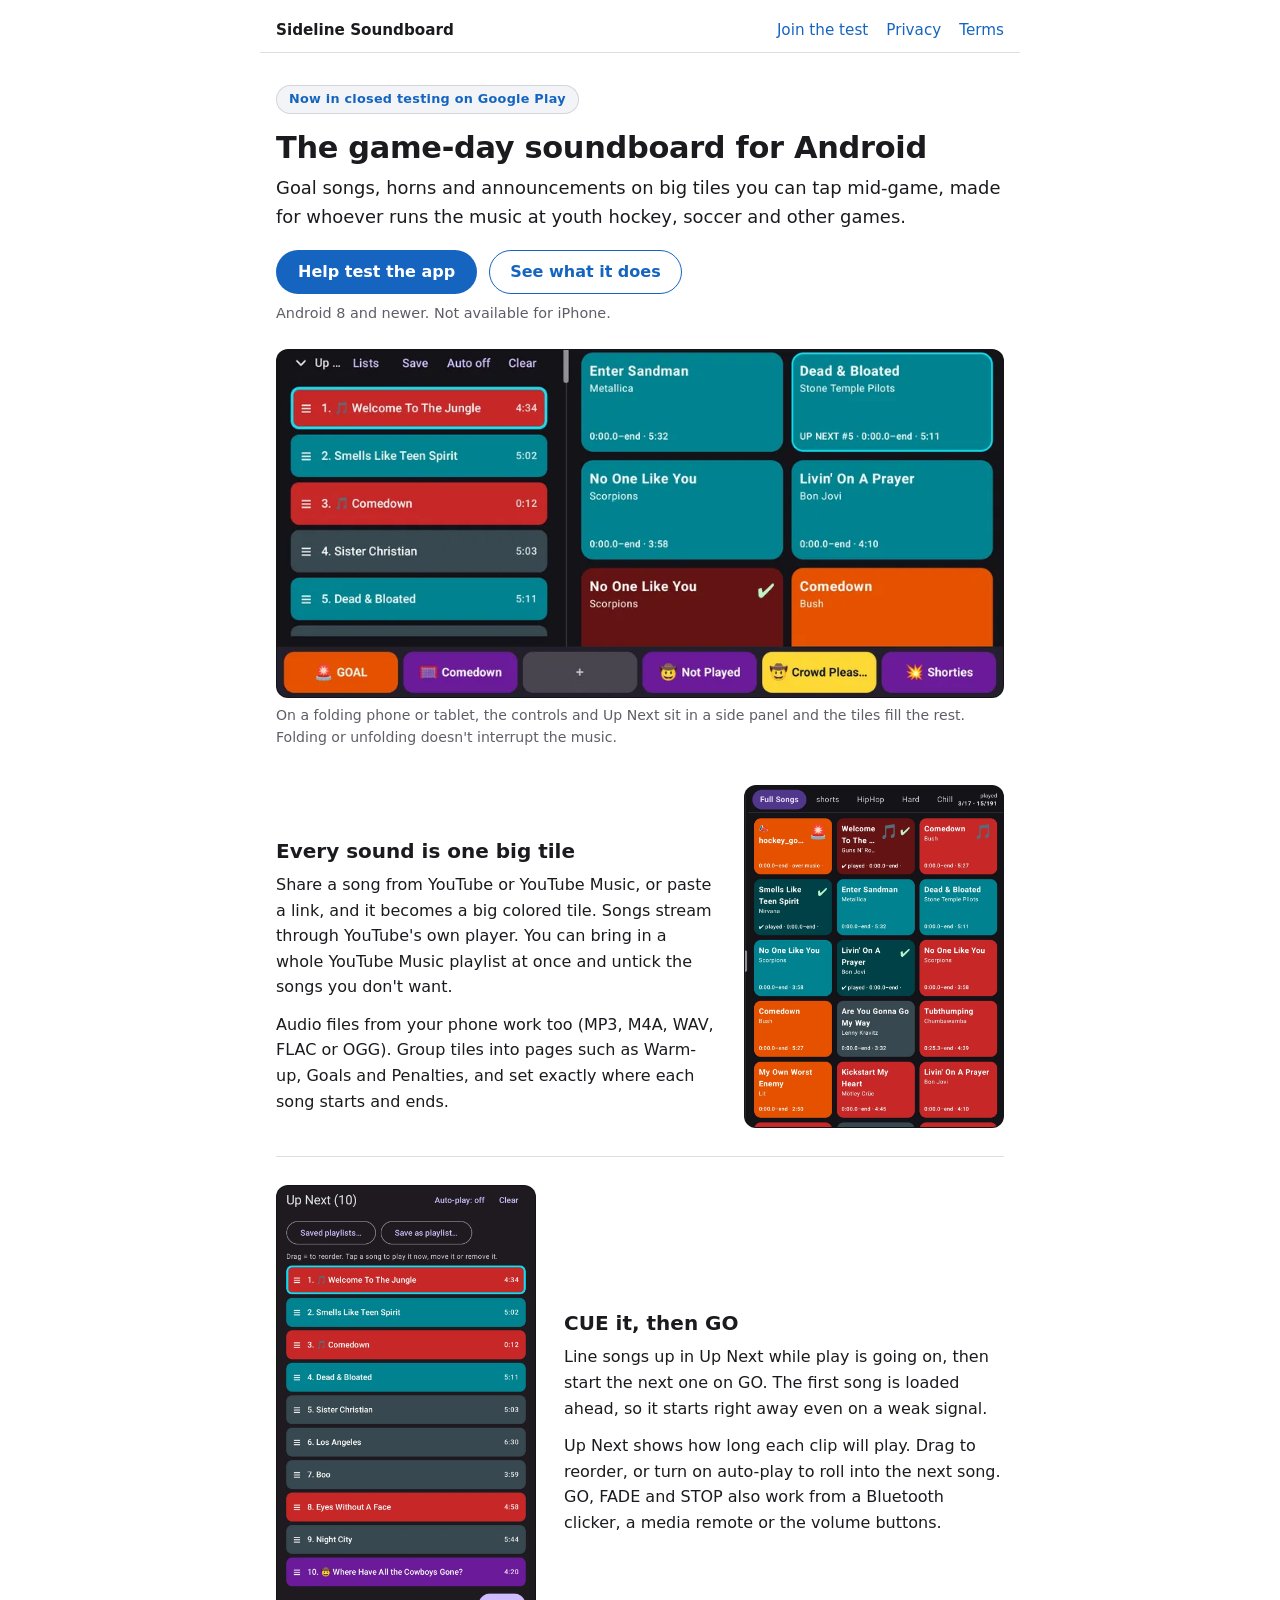
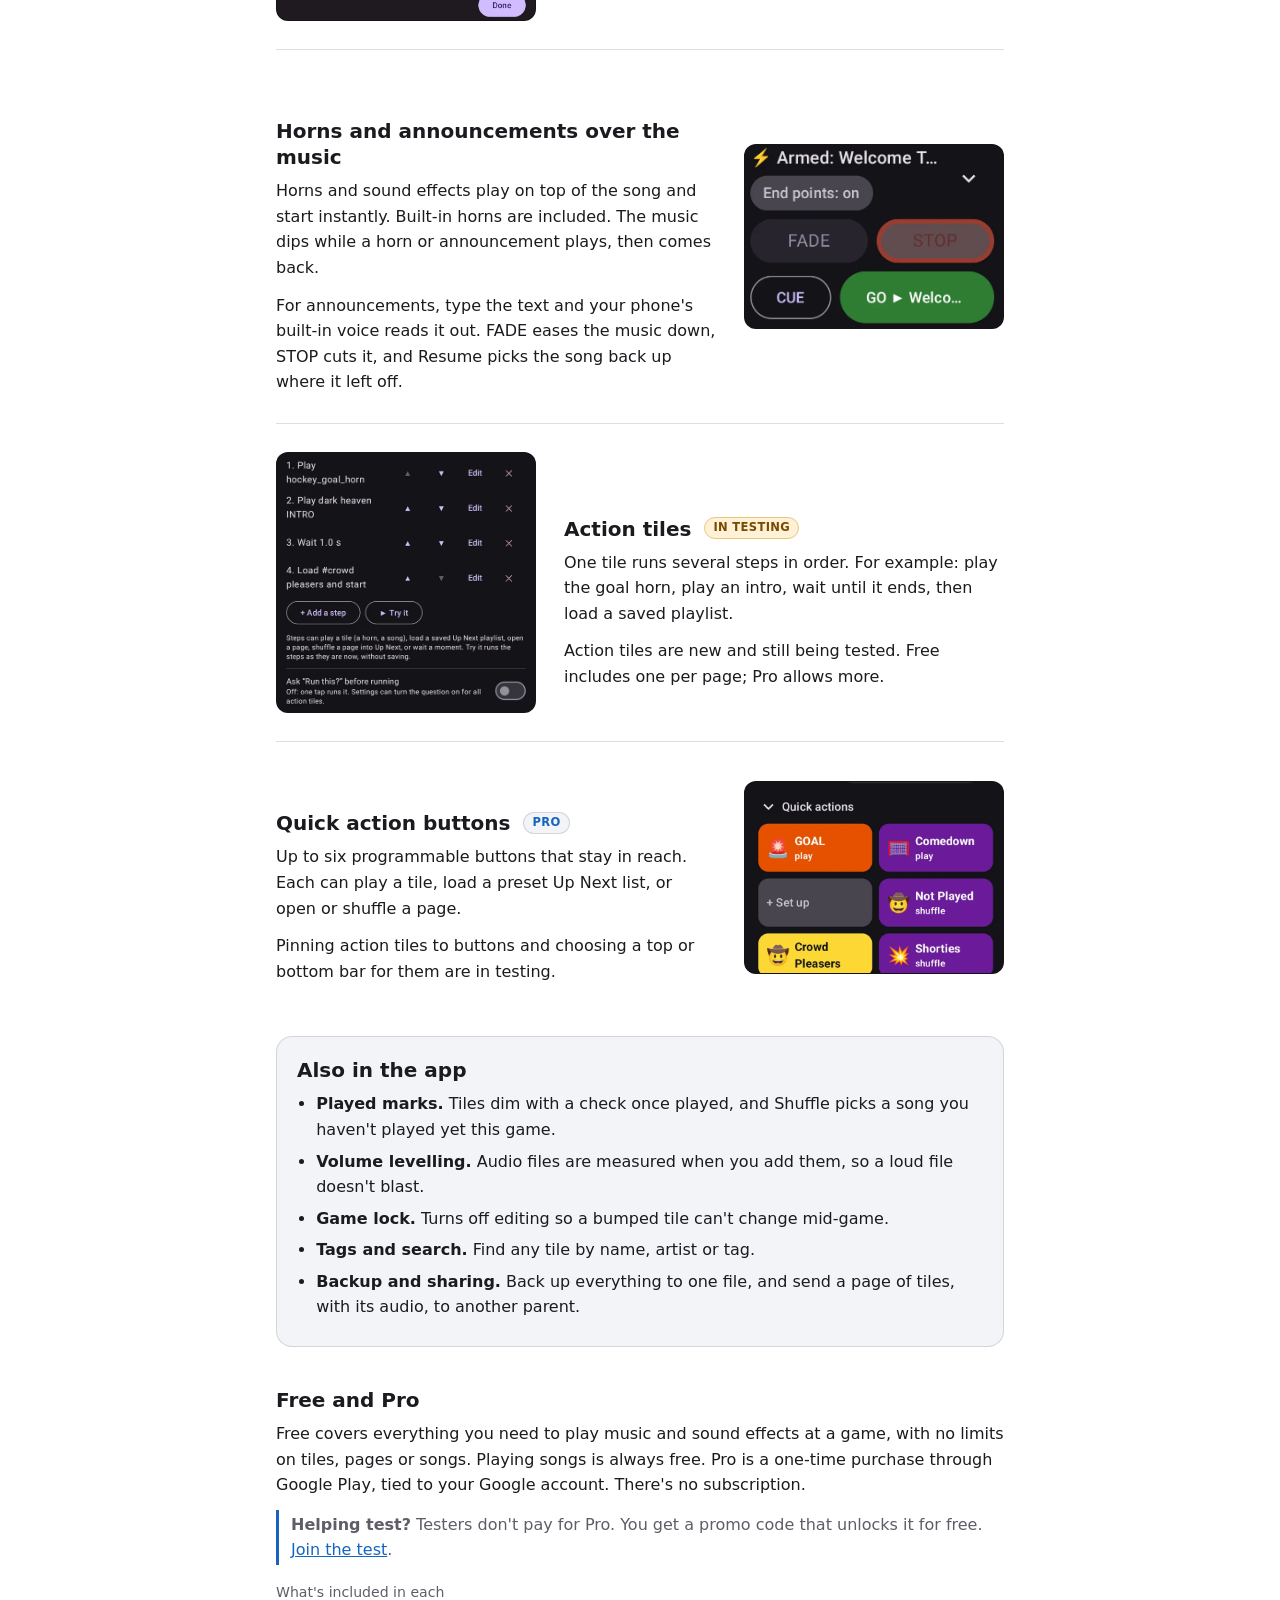
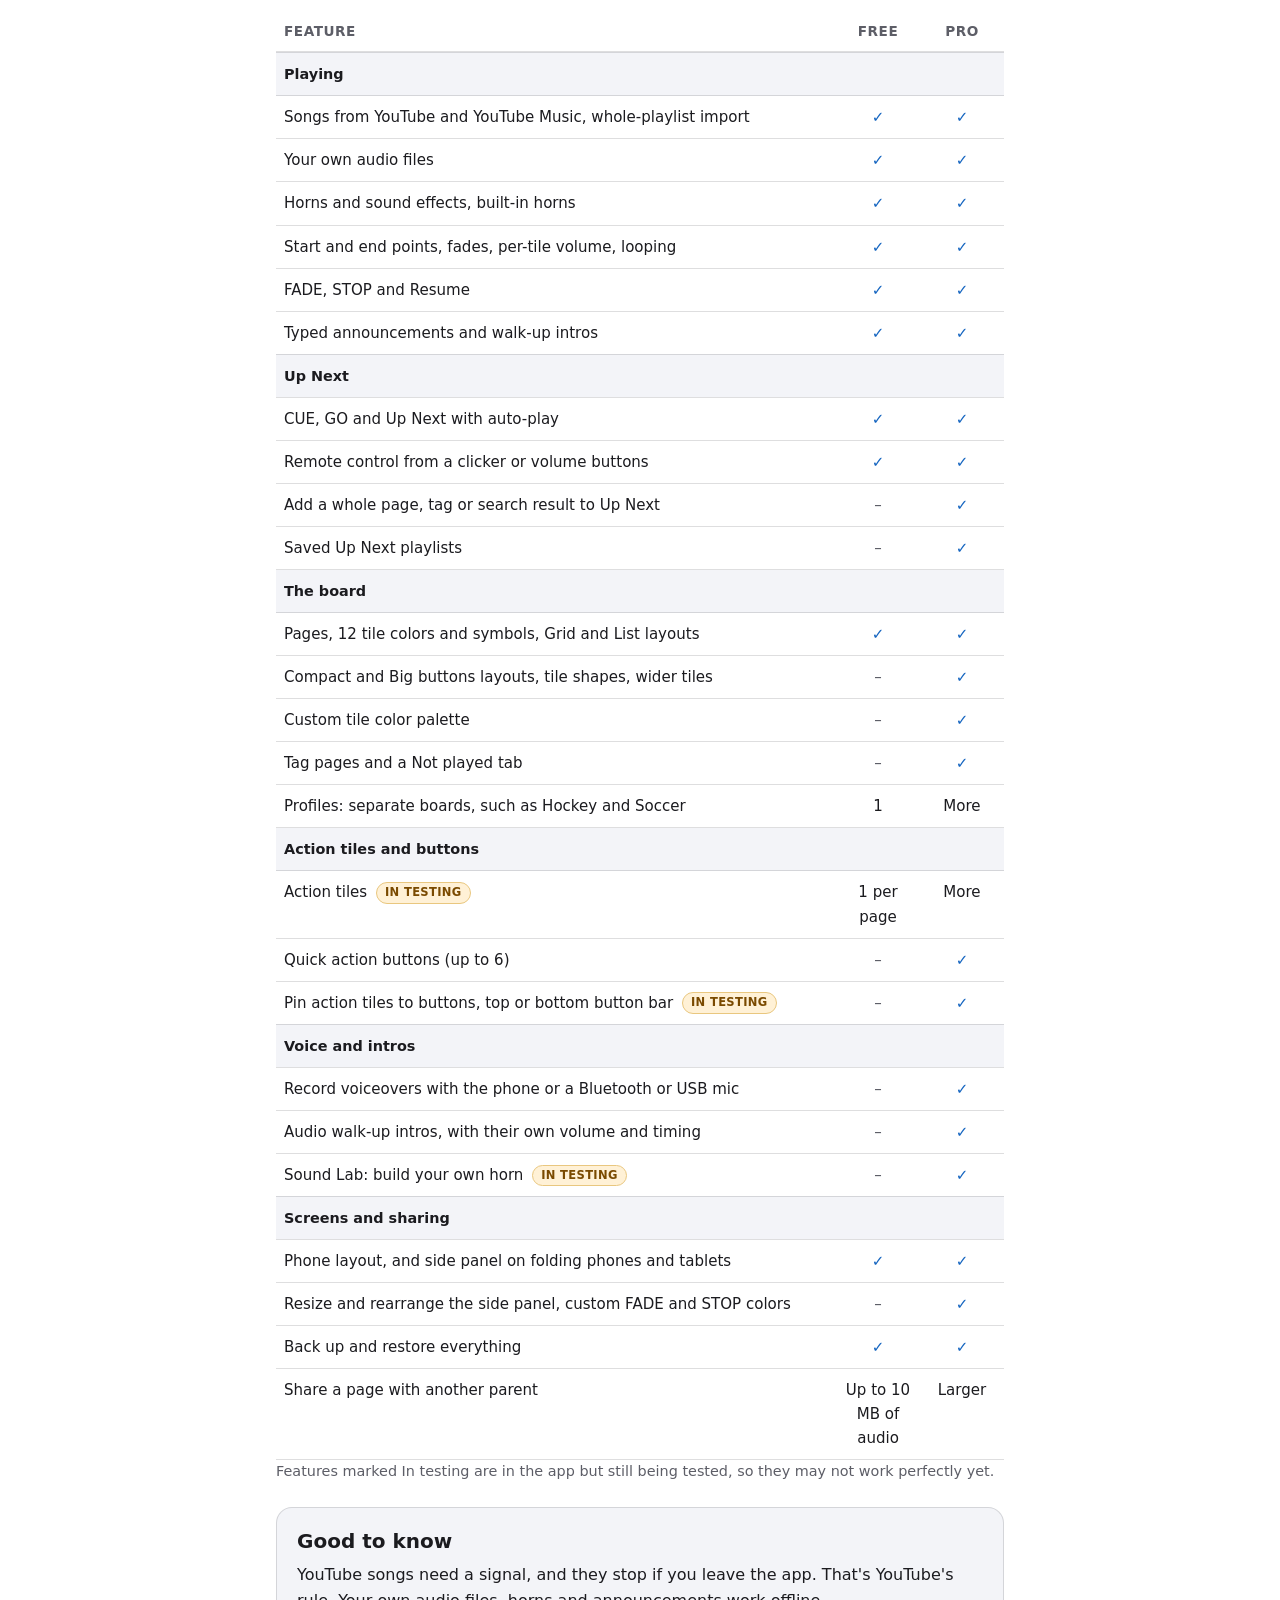
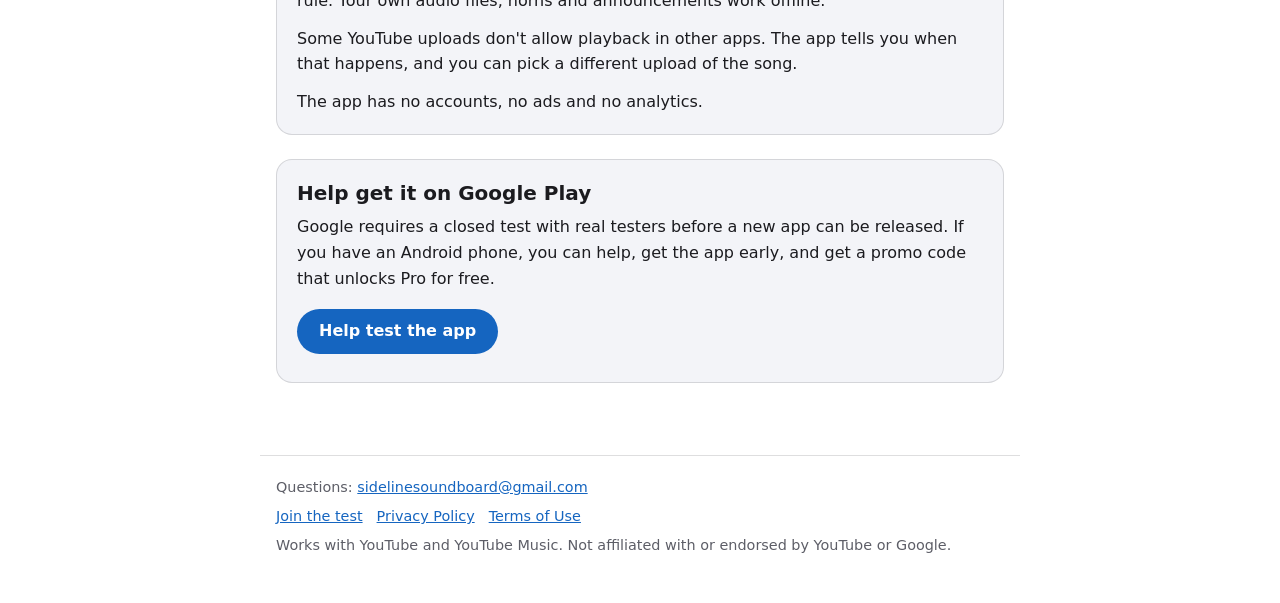
<file: index.html>
<!doctype html>
<html lang="en">
<head>
<meta charset="utf-8">
<meta name="viewport" content="width=device-width,initial-scale=1">
<title>Sideline Soundboard: game-day soundboard for Android</title>
<meta name="description" content="Goal songs, horns and announcements on big tiles you can tap mid-game. A soundboard for the person running the music at youth hockey, soccer and other games. Android 8 and newer.">
<link rel="canonical" href="https://frostcall.github.io/sideline-soundboard/">
<meta property="og:type" content="website">
<meta property="og:site_name" content="Sideline Soundboard">
<meta property="og:title" content="Sideline Soundboard: game-day soundboard for Android">
<meta property="og:description" content="Goal songs, horns and announcements on big tiles you can tap mid-game. Help test it before it goes on Google Play.">
<meta property="og:url" content="https://frostcall.github.io/sideline-soundboard/">
<meta property="og:image" content="https://frostcall.github.io/sideline-soundboard/img/og.png">
<meta property="og:image:width" content="1200">
<meta property="og:image:height" content="630">
<meta property="og:image:alt" content="Sideline Soundboard on a folding phone: an Up Next list beside colored song tiles, with quick action buttons along the bottom">
<link rel="stylesheet" href="style.css">
</head>
<body>
<nav class="site-nav" aria-label="Site">
  <a class="brand" href="./" aria-current="page">Sideline Soundboard</a>
  <a href="testers">Join the test</a>
  <a href="privacy">Privacy</a>
  <a href="terms">Terms</a>
</nav>

<main>
<section class="hero">
  <span class="badge">Now in closed testing on Google Play</span>
  <h1>The game-day soundboard for Android</h1>
  <p class="lede">Goal songs, horns and announcements on big tiles you can tap mid-game, made for whoever runs the music at youth hockey, soccer and other games.</p>
  <div class="actions">
    <a class="cta" href="testers">Help test the app</a>
    <a class="btn-secondary" href="#features">See what it does</a>
  </div>
  <p class="small">Android 8 and newer. Not available for iPhone.</p>
  <figure class="hero-shot">
    <img class="shot" src="img/fold.webp" width="900" height="429" fetchpriority="high" alt="Sideline Soundboard on a folding phone: the Up Next list on the left, colored song tiles on the right, and quick action buttons for GOAL, Comedown and shuffles along the bottom">
    <figcaption>On a folding phone or tablet, the controls and Up Next sit in a side panel and the tiles fill the rest. Folding or unfolding doesn't interrupt the music.</figcaption>
  </figure>
</section>

<section id="features" class="features" aria-label="Features">
  <article class="feature">
    <div>
      <h2>Every sound is one big tile</h2>
      <p>Share a song from YouTube or YouTube Music, or paste a link, and it becomes a big colored tile. Songs stream through YouTube's own player. You can bring in a whole YouTube Music playlist at once and untick the songs you don't want.</p>
      <p>Audio files from your phone work too (MP3, M4A, WAV, FLAC or OGG). Group tiles into pages such as Warm-up, Goals and Penalties, and set exactly where each song starts and ends.</p>
    </div>
    <figure>
      <img class="shot" src="img/tiles.webp" width="900" height="1190" loading="lazy" decoding="async" alt="A page of colored song tiles, each showing the song title, artist and clip length, with page tabs across the top">
    </figure>
  </article>

  <article class="feature">
    <div>
      <h2>CUE it, then GO</h2>
      <p>Line songs up in Up Next while play is going on, then start the next one on GO. The first song is loaded ahead, so it starts right away even on a weak signal.</p>
      <p>Up Next shows how long each clip will play. Drag to reorder, or turn on auto-play to roll into the next song. GO, FADE and STOP also work from a Bluetooth clicker, a media remote or the volume buttons.</p>
    </div>
    <figure>
      <img class="shot" src="img/up-next.webp" width="900" height="1516" loading="lazy" decoding="async" alt="The Up Next list with ten songs in order, each with its play length on the right">
    </figure>
  </article>

  <article class="feature">
    <div>
      <h2>Horns and announcements over the music</h2>
      <p>Horns and sound effects play on top of the song and start instantly. Built-in horns are included. The music dips while a horn or announcement plays, then comes back.</p>
      <p>For announcements, type the text and your phone's built-in voice reads it out. FADE eases the music down, STOP cuts it, and Resume picks the song back up where it left off.</p>
    </div>
    <figure>
      <img class="shot" src="img/controls.webp" width="584" height="413" loading="lazy" decoding="async" alt="Playback controls: FADE and STOP buttons, and CUE and GO buttons with the next song armed">
    </figure>
  </article>

  <article class="feature">
    <div>
      <h2>Action tiles <span class="pill testing">In testing</span></h2>
      <p>One tile runs several steps in order. For example: play the goal horn, play an intro, wait until it ends, then load a saved playlist.</p>
      <p>Action tiles are new and still being tested. Free includes one per page; Pro allows more.</p>
    </div>
    <figure>
      <img class="shot" src="img/action-tiles.webp" width="560" height="563" loading="lazy" decoding="async" alt="An action tile's steps: play the goal horn, play an intro song, wait one second, then load the crowd pleasers songs and start">
    </figure>
  </article>

  <article class="feature">
    <div>
      <h2>Quick action buttons <span class="pill pro">Pro</span></h2>
      <p>Up to six programmable buttons that stay in reach. Each can play a tile, load a preset Up Next list, or open or shuffle a page.</p>
      <p>Pinning action tiles to buttons and choosing a top or bottom bar for them are in testing.</p>
    </div>
    <figure>
      <img class="shot" src="img/quick-actions.webp" width="700" height="520" loading="lazy" decoding="async" alt="Quick action buttons: GOAL, Comedown, Not Played shuffle, Crowd Pleasers and Shorties">
    </figure>
  </article>
</section>

<section class="panel">
  <h2>Also in the app</h2>
  <ul class="also">
    <li><strong>Played marks.</strong> Tiles dim with a check once played, and Shuffle picks a song you haven't played yet this game.</li>
    <li><strong>Volume levelling.</strong> Audio files are measured when you add them, so a loud file doesn't blast.</li>
    <li><strong>Game lock.</strong> Turns off editing so a bumped tile can't change mid-game.</li>
    <li><strong>Tags and search.</strong> Find any tile by name, artist or tag.</li>
    <li><strong>Backup and sharing.</strong> Back up everything to one file, and send a page of tiles, with its audio, to another parent.</li>
  </ul>
</section>

<section id="pro">
  <h2>Free and Pro</h2>
  <p>Free covers everything you need to play music and sound effects at a game, with no limits on tiles, pages or songs. Playing songs is always free. Pro is a one-time purchase through Google Play, tied to your Google account. There's no subscription.</p>
  <p class="note"><strong>Helping test?</strong> Testers don't pay for Pro. You get a promo code that unlocks it for free. <a href="testers">Join the test</a>.</p>
  <table class="tiers">
    <caption>What's included in each</caption>
    <thead><tr><th scope="col">Feature</th><th scope="col" class="t">Free</th><th scope="col" class="t">Pro</th></tr></thead>
    <tbody>
      <tr><th colspan="3" scope="colgroup">Playing</th></tr>
      <tr><th scope="row">Songs from YouTube and YouTube Music, whole-playlist import</th><td class="t yes">✓</td><td class="t yes">✓</td></tr>
      <tr><th scope="row">Your own audio files</th><td class="t yes">✓</td><td class="t yes">✓</td></tr>
      <tr><th scope="row">Horns and sound effects, built-in horns</th><td class="t yes">✓</td><td class="t yes">✓</td></tr>
      <tr><th scope="row">Start and end points, fades, per-tile volume, looping</th><td class="t yes">✓</td><td class="t yes">✓</td></tr>
      <tr><th scope="row">FADE, STOP and Resume</th><td class="t yes">✓</td><td class="t yes">✓</td></tr>
      <tr><th scope="row">Typed announcements and walk-up intros</th><td class="t yes">✓</td><td class="t yes">✓</td></tr>
      <tr><th colspan="3" scope="colgroup">Up Next</th></tr>
      <tr><th scope="row">CUE, GO and Up Next with auto-play</th><td class="t yes">✓</td><td class="t yes">✓</td></tr>
      <tr><th scope="row">Remote control from a clicker or volume buttons</th><td class="t yes">✓</td><td class="t yes">✓</td></tr>
      <tr><th scope="row">Add a whole page, tag or search result to Up Next</th><td class="t no">–</td><td class="t yes">✓</td></tr>
      <tr><th scope="row">Saved Up Next playlists</th><td class="t no">–</td><td class="t yes">✓</td></tr>
      <tr><th colspan="3" scope="colgroup">The board</th></tr>
      <tr><th scope="row">Pages, 12 tile colors and symbols, Grid and List layouts</th><td class="t yes">✓</td><td class="t yes">✓</td></tr>
      <tr><th scope="row">Compact and Big buttons layouts, tile shapes, wider tiles</th><td class="t no">–</td><td class="t yes">✓</td></tr>
      <tr><th scope="row">Custom tile color palette</th><td class="t no">–</td><td class="t yes">✓</td></tr>
      <tr><th scope="row">Tag pages and a Not played tab</th><td class="t no">–</td><td class="t yes">✓</td></tr>
      <tr><th scope="row">Profiles: separate boards, such as Hockey and Soccer</th><td class="t">1</td><td class="t">More</td></tr>
      <tr><th colspan="3" scope="colgroup">Action tiles and buttons</th></tr>
      <tr><th scope="row">Action tiles <span class="pill testing">In testing</span></th><td class="t">1 per page</td><td class="t">More</td></tr>
      <tr><th scope="row">Quick action buttons (up to 6)</th><td class="t no">–</td><td class="t yes">✓</td></tr>
      <tr><th scope="row">Pin action tiles to buttons, top or bottom button bar <span class="pill testing">In testing</span></th><td class="t no">–</td><td class="t yes">✓</td></tr>
      <tr><th colspan="3" scope="colgroup">Voice and intros</th></tr>
      <tr><th scope="row">Record voiceovers with the phone or a Bluetooth or USB mic</th><td class="t no">–</td><td class="t yes">✓</td></tr>
      <tr><th scope="row">Audio walk-up intros, with their own volume and timing</th><td class="t no">–</td><td class="t yes">✓</td></tr>
      <tr><th scope="row">Sound Lab: build your own horn <span class="pill testing">In testing</span></th><td class="t no">–</td><td class="t yes">✓</td></tr>
      <tr><th colspan="3" scope="colgroup">Screens and sharing</th></tr>
      <tr><th scope="row">Phone layout, and side panel on folding phones and tablets</th><td class="t yes">✓</td><td class="t yes">✓</td></tr>
      <tr><th scope="row">Resize and rearrange the side panel, custom FADE and STOP colors</th><td class="t no">–</td><td class="t yes">✓</td></tr>
      <tr><th scope="row">Back up and restore everything</th><td class="t yes">✓</td><td class="t yes">✓</td></tr>
      <tr><th scope="row">Share a page with another parent</th><td class="t">Up to 10 MB of audio</td><td class="t">Larger</td></tr>
    </tbody>
  </table>
  <p class="small">Features marked In testing are in the app but still being tested, so they may not work perfectly yet.</p>
</section>

<section class="panel">
  <h2>Good to know</h2>
  <p>YouTube songs need a signal, and they stop if you leave the app. That's YouTube's rule. Your own audio files, horns and announcements work offline.</p>
  <p>Some YouTube uploads don't allow playback in other apps. The app tells you when that happens, and you can pick a different upload of the song.</p>
  <p>The app has no accounts, no ads and no analytics.</p>
</section>

<section class="panel">
  <h2>Help get it on Google Play</h2>
  <p>Google requires a closed test with real testers before a new app can be released. If you have an Android phone, you can help, get the app early, and get a promo code that unlocks Pro for free.</p>
  <div class="actions"><a class="cta" href="testers">Help test the app</a></div>
</section>
</main>

<footer class="site-footer">
  <p>Questions: <a href="mailto:sidelinesoundboard@gmail.com">sidelinesoundboard@gmail.com</a></p>
  <p><a href="testers">Join the test</a><a href="privacy">Privacy Policy</a><a href="terms">Terms of Use</a></p>
  <p>Works with YouTube and YouTube Music. Not affiliated with or endorsed by YouTube or Google.</p>
</footer>
</body>
</html>
</file>
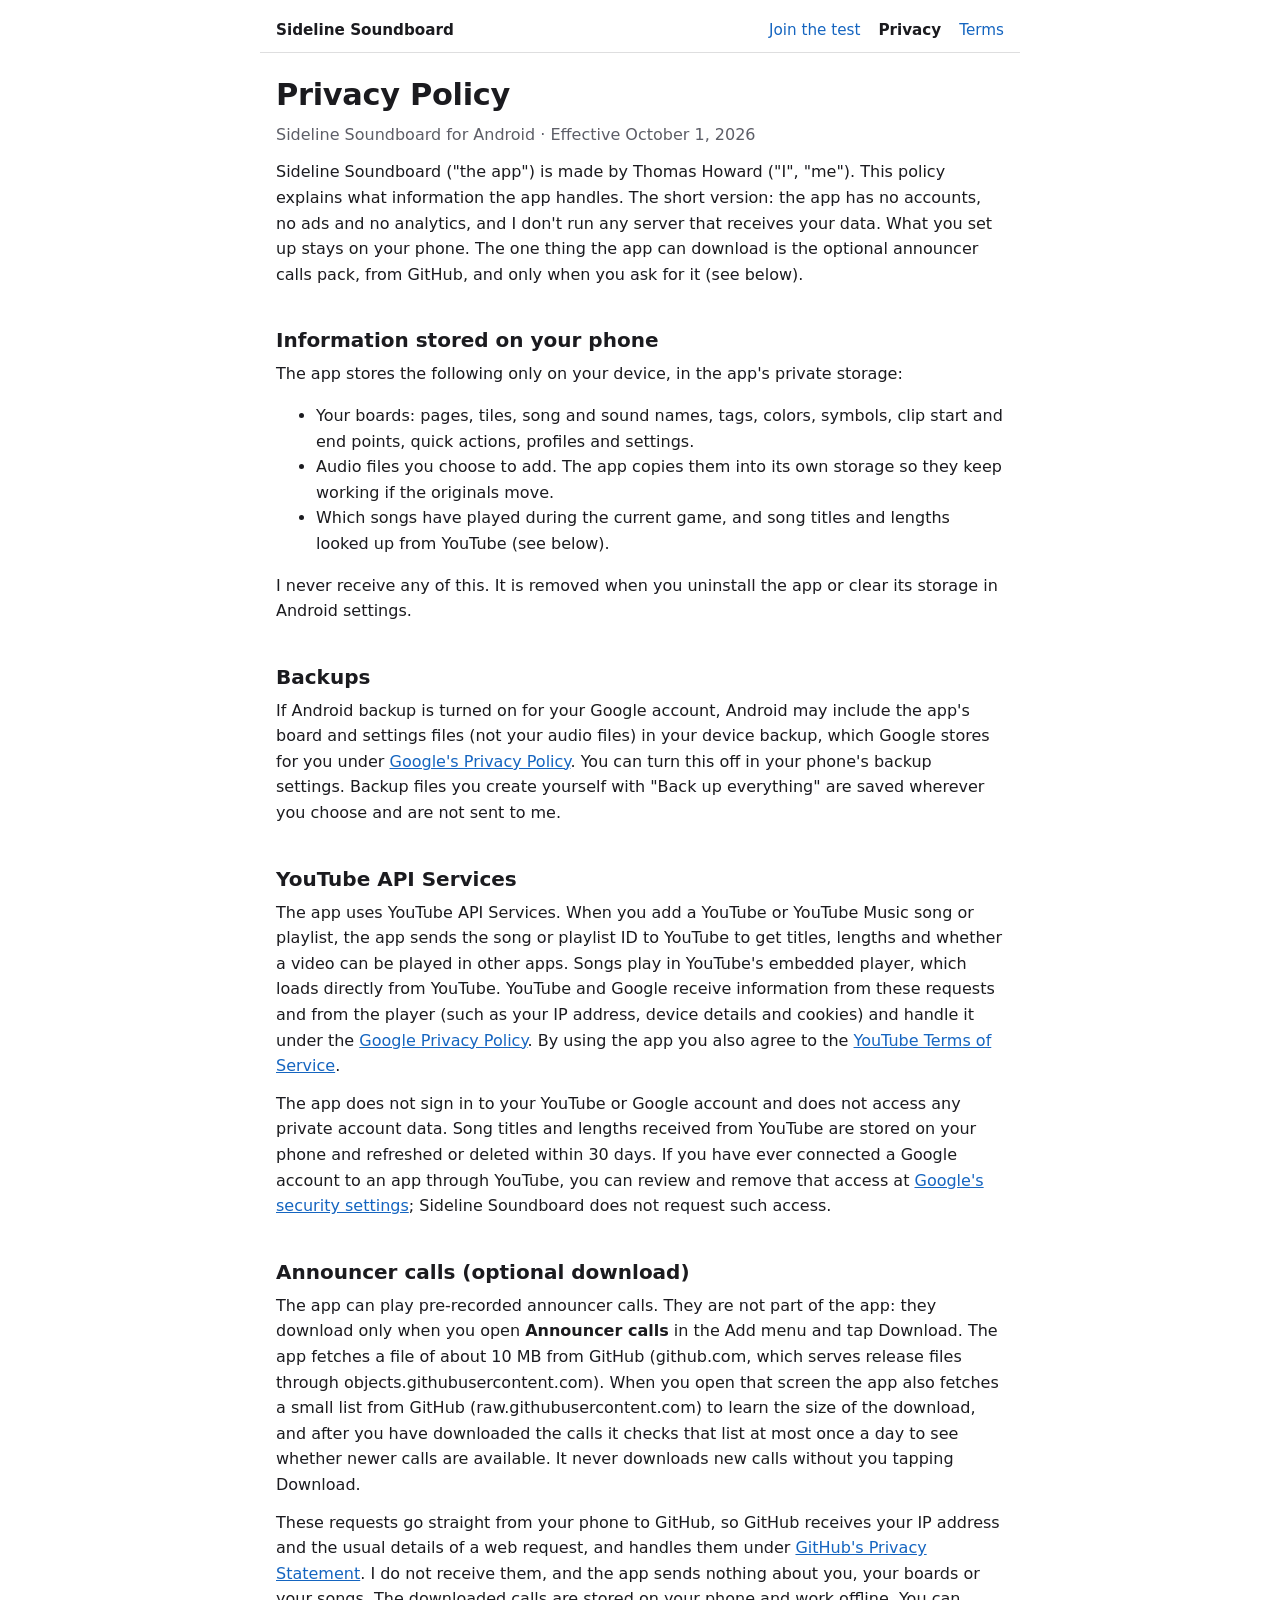
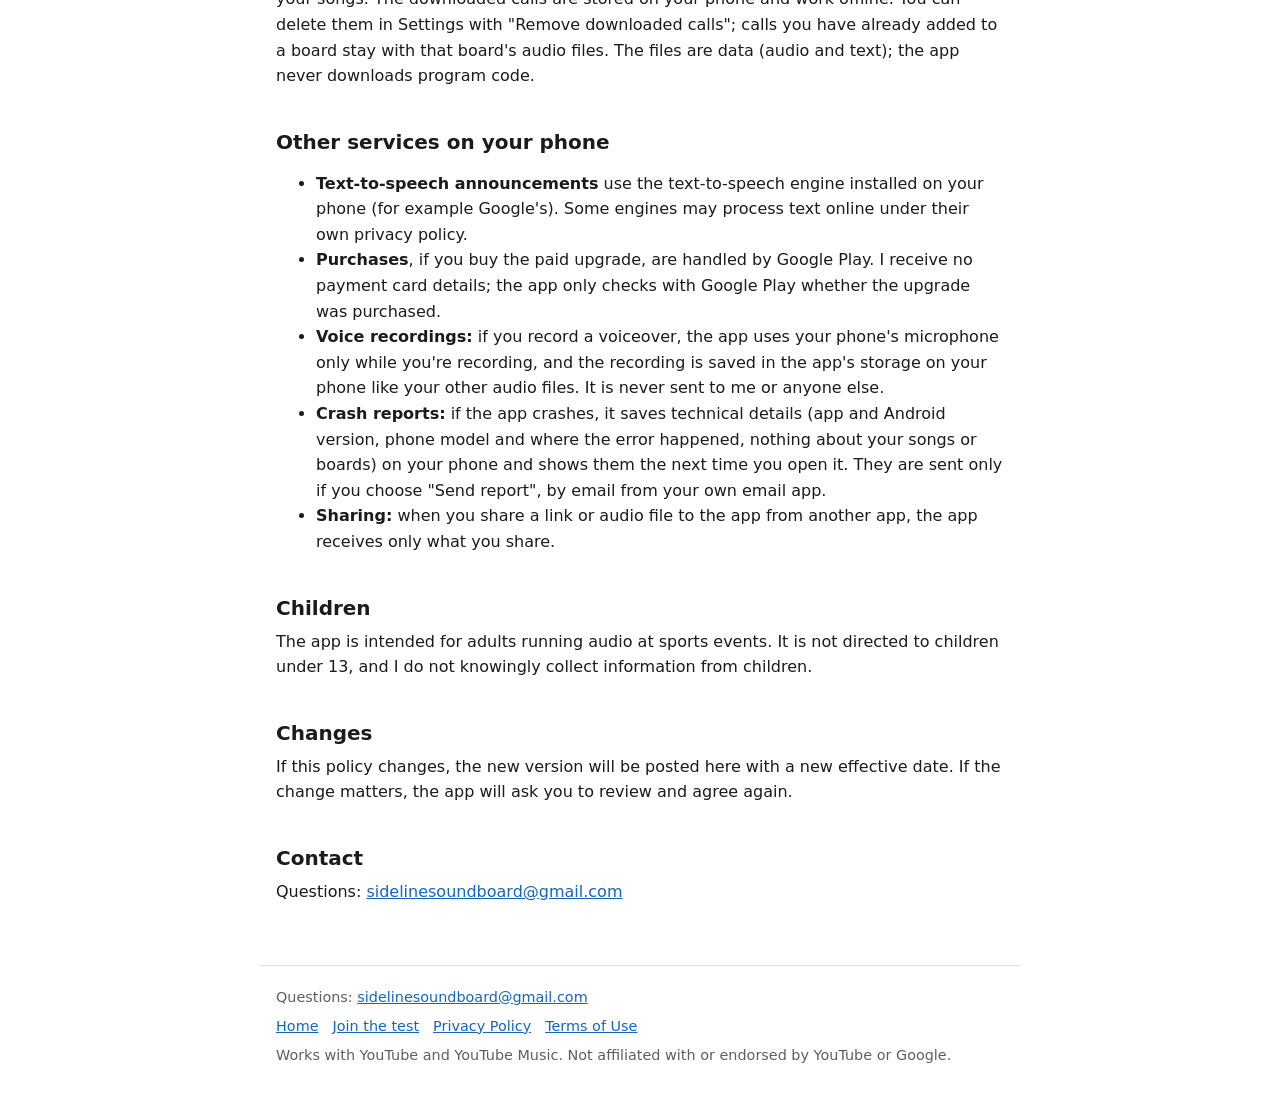
<file: privacy.html>
<!doctype html>
<html lang="en"><head><meta charset="utf-8"><meta name="viewport" content="width=device-width,initial-scale=1">
<title>Privacy Policy – Sideline Soundboard</title>
<meta name="description" content="Privacy Policy for Sideline Soundboard for Android: no accounts, no ads, no analytics. What the app stores on your phone and what YouTube and Google Play handle.">
<link rel="canonical" href="https://frostcall.github.io/sideline-soundboard/privacy">
<meta property="og:type" content="website">
<meta property="og:site_name" content="Sideline Soundboard">
<meta property="og:title" content="Privacy Policy – Sideline Soundboard">
<meta property="og:description" content="Privacy Policy for Sideline Soundboard for Android: no accounts, no ads, no analytics. What the app stores on your phone and what YouTube and Google Play handle.">
<meta property="og:url" content="https://frostcall.github.io/sideline-soundboard/privacy">
<meta property="og:image" content="https://frostcall.github.io/sideline-soundboard/img/og.png">
<meta property="og:image:width" content="1200">
<meta property="og:image:height" content="630">
<meta property="og:image:alt" content="Sideline Soundboard on a folding phone: an Up Next list beside colored song tiles, with quick action buttons along the bottom">
<link rel="stylesheet" href="style.css"></head>
<body>
<nav class="site-nav" aria-label="Site">
  <a class="brand" href="./">Sideline Soundboard</a>
  <a href="testers">Join the test</a>
  <a href="privacy" aria-current="page">Privacy</a>
  <a href="terms">Terms</a>
</nav>
<main>
<h1>Privacy Policy</h1>
<p class="muted">Sideline Soundboard for Android · Effective October 1, 2026</p>

<p>Sideline Soundboard ("the app") is made by Thomas Howard ("I", "me"). This policy explains what information the app handles. The short version: the app has no accounts, no ads and no analytics, and I don't run any server that receives your data. What you set up stays on your phone. The one thing the app can download is the optional announcer calls pack, from GitHub, and only when you ask for it (see below).</p>

<h2>Information stored on your phone</h2>
<p>The app stores the following only on your device, in the app's private storage:</p>
<ul>
<li>Your boards: pages, tiles, song and sound names, tags, colors, symbols, clip start and end points, quick actions, profiles and settings.</li>
<li>Audio files you choose to add. The app copies them into its own storage so they keep working if the originals move.</li>
<li>Which songs have played during the current game, and song titles and lengths looked up from YouTube (see below).</li>
</ul>
<p>I never receive any of this. It is removed when you uninstall the app or clear its storage in Android settings.</p>

<h2>Backups</h2>
<p>If Android backup is turned on for your Google account, Android may include the app's board and settings files (not your audio files) in your device backup, which Google stores for you under <a href="https://policies.google.com/privacy">Google's Privacy Policy</a>. You can turn this off in your phone's backup settings. Backup files you create yourself with "Back up everything" are saved wherever you choose and are not sent to me.</p>

<h2>YouTube API Services</h2>
<p>The app uses YouTube API Services. When you add a YouTube or YouTube Music song or playlist, the app sends the song or playlist ID to YouTube to get titles, lengths and whether a video can be played in other apps. Songs play in YouTube's embedded player, which loads directly from YouTube. YouTube and Google receive information from these requests and from the player (such as your IP address, device details and cookies) and handle it under the <a href="https://policies.google.com/privacy">Google Privacy Policy</a>. By using the app you also agree to the <a href="https://www.youtube.com/t/terms">YouTube Terms of Service</a>.</p>
<p>The app does not sign in to your YouTube or Google account and does not access any private account data. Song titles and lengths received from YouTube are stored on your phone and refreshed or deleted within 30 days. If you have ever connected a Google account to an app through YouTube, you can review and remove that access at <a href="https://security.google.com/settings/security/permissions">Google's security settings</a>; Sideline Soundboard does not request such access.</p>

<h2>Announcer calls (optional download)</h2>
<p>The app can play pre-recorded announcer calls. They are not part of the app: they download only when you open <b>Announcer calls</b> in the Add menu and tap Download. The app fetches a file of about 10 MB from GitHub (github.com, which serves release files through objects.githubusercontent.com). When you open that screen the app also fetches a small list from GitHub (raw.githubusercontent.com) to learn the size of the download, and after you have downloaded the calls it checks that list at most once a day to see whether newer calls are available. It never downloads new calls without you tapping Download.</p>
<p>These requests go straight from your phone to GitHub, so GitHub receives your IP address and the usual details of a web request, and handles them under <a href="https://docs.github.com/en/site-policy/privacy-policies/github-general-privacy-statement">GitHub's Privacy Statement</a>. I do not receive them, and the app sends nothing about you, your boards or your songs. The downloaded calls are stored on your phone and work offline. You can delete them in Settings with "Remove downloaded calls"; calls you have already added to a board stay with that board's audio files. The files are data (audio and text); the app never downloads program code.</p>

<h2>Other services on your phone</h2>
<ul>
<li><b>Text-to-speech announcements</b> use the text-to-speech engine installed on your phone (for example Google's). Some engines may process text online under their own privacy policy.</li>
<li><b>Purchases</b>, if you buy the paid upgrade, are handled by Google Play. I receive no payment card details; the app only checks with Google Play whether the upgrade was purchased.</li>
<li><b>Voice recordings:</b> if you record a voiceover, the app uses your phone's microphone only while you're recording, and the recording is saved in the app's storage on your phone like your other audio files. It is never sent to me or anyone else.</li>
<li><b>Crash reports:</b> if the app crashes, it saves technical details (app and Android version, phone model and where the error happened, nothing about your songs or boards) on your phone and shows them the next time you open it. They are sent only if you choose "Send report", by email from your own email app.</li>
<li><b>Sharing:</b> when you share a link or audio file to the app from another app, the app receives only what you share.</li>
</ul>

<h2>Children</h2>
<p>The app is intended for adults running audio at sports events. It is not directed to children under 13, and I do not knowingly collect information from children.</p>

<h2>Changes</h2>
<p>If this policy changes, the new version will be posted here with a new effective date. If the change matters, the app will ask you to review and agree again.</p>

<h2>Contact</h2>
<p>Questions: <a href="mailto:sidelinesoundboard@gmail.com">sidelinesoundboard@gmail.com</a></p>
</main>

<footer class="site-footer">
  <p>Questions: <a href="mailto:sidelinesoundboard@gmail.com">sidelinesoundboard@gmail.com</a></p>
  <p><a href="./">Home</a><a href="testers">Join the test</a><a href="privacy">Privacy Policy</a><a href="terms">Terms of Use</a></p>
  <p>Works with YouTube and YouTube Music. Not affiliated with or endorsed by YouTube or Google.</p>
</footer>
</body></html>
</file>
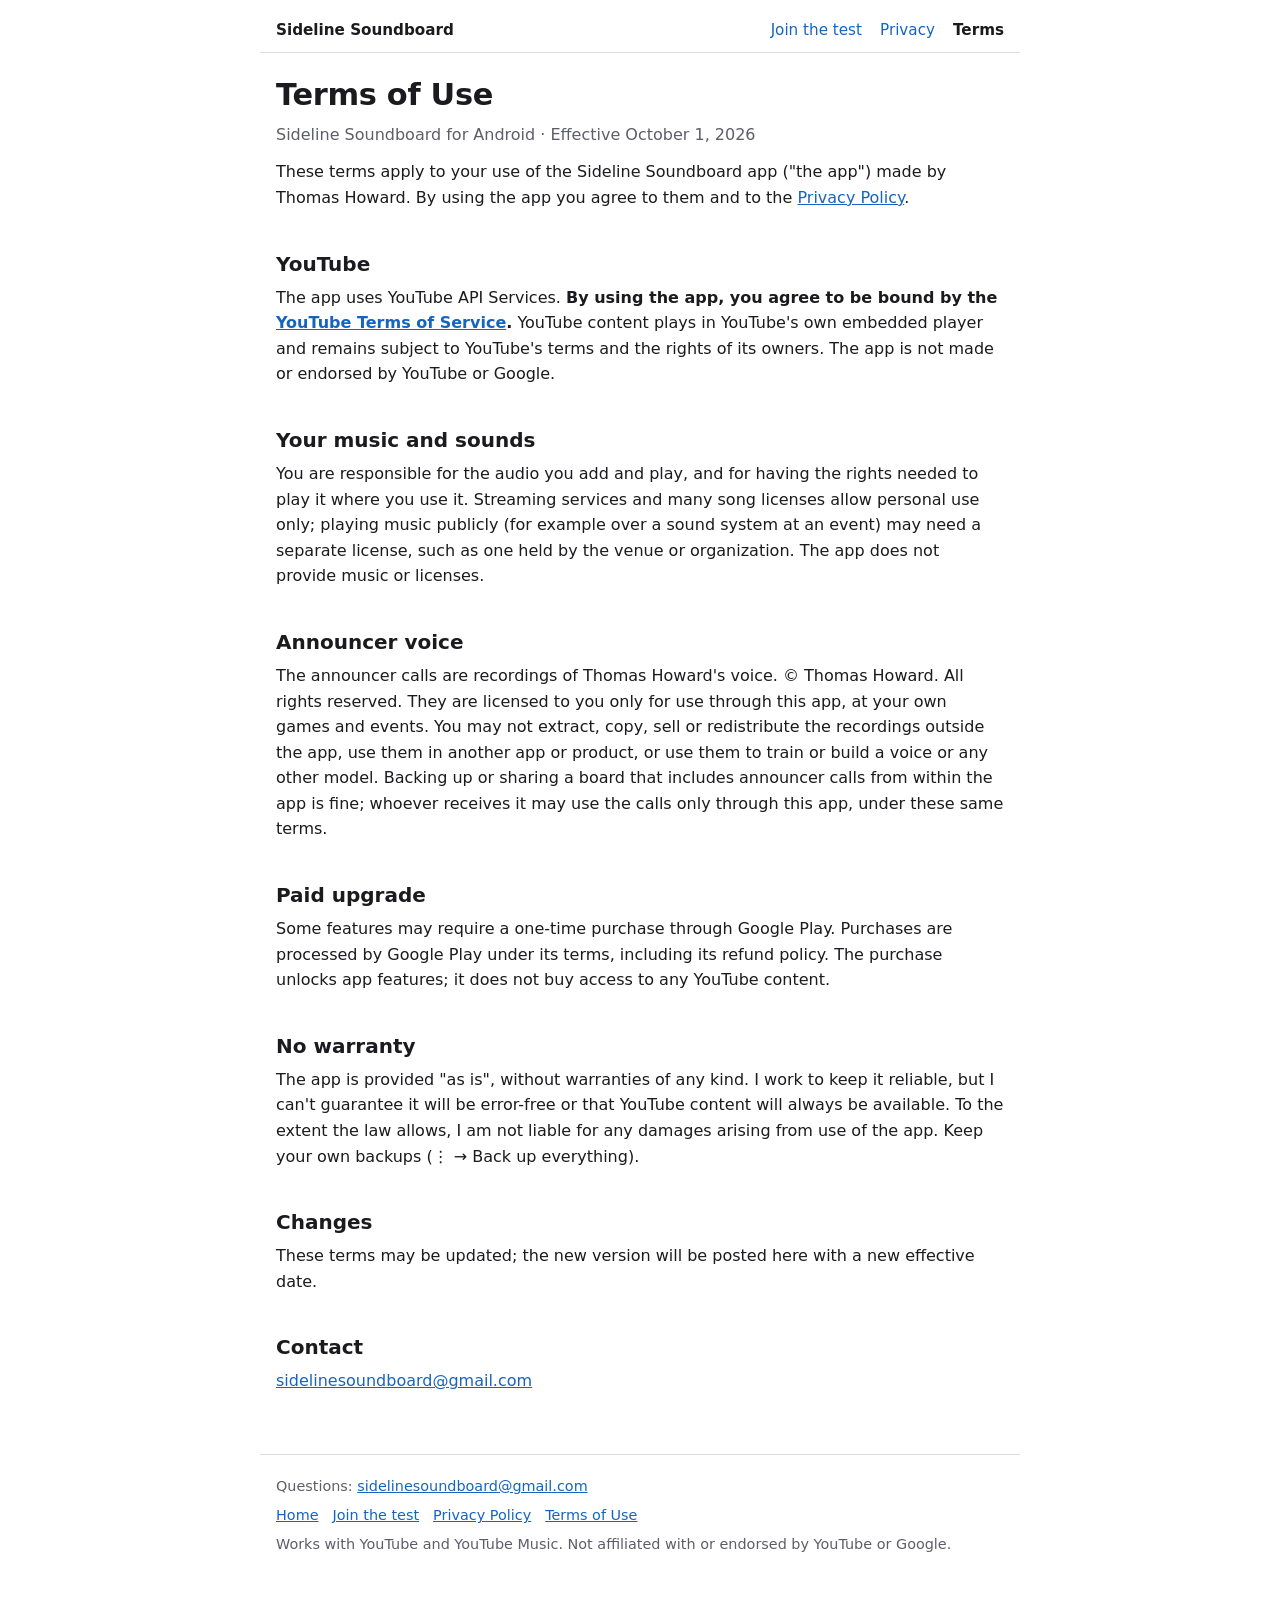
<file: terms.html>
<!doctype html>
<html lang="en"><head><meta charset="utf-8"><meta name="viewport" content="width=device-width,initial-scale=1">
<title>Terms of Use – Sideline Soundboard</title>
<meta name="description" content="Terms of Use for Sideline Soundboard for Android, including YouTube terms, your music and sounds, and the one-time paid upgrade.">
<link rel="canonical" href="https://frostcall.github.io/sideline-soundboard/terms">
<meta property="og:type" content="website">
<meta property="og:site_name" content="Sideline Soundboard">
<meta property="og:title" content="Terms of Use – Sideline Soundboard">
<meta property="og:description" content="Terms of Use for Sideline Soundboard for Android, including YouTube terms, your music and sounds, and the one-time paid upgrade.">
<meta property="og:url" content="https://frostcall.github.io/sideline-soundboard/terms">
<meta property="og:image" content="https://frostcall.github.io/sideline-soundboard/img/og.png">
<meta property="og:image:width" content="1200">
<meta property="og:image:height" content="630">
<meta property="og:image:alt" content="Sideline Soundboard on a folding phone: an Up Next list beside colored song tiles, with quick action buttons along the bottom">
<link rel="stylesheet" href="style.css"></head>
<body>
<nav class="site-nav" aria-label="Site">
  <a class="brand" href="./">Sideline Soundboard</a>
  <a href="testers">Join the test</a>
  <a href="privacy">Privacy</a>
  <a href="terms" aria-current="page">Terms</a>
</nav>
<main>
<h1>Terms of Use</h1>
<p class="muted">Sideline Soundboard for Android · Effective October 1, 2026</p>

<p>These terms apply to your use of the Sideline Soundboard app ("the app") made by Thomas Howard. By using the app you agree to them and to the <a href="privacy">Privacy Policy</a>.</p>

<h2>YouTube</h2>
<p>The app uses YouTube API Services. <b>By using the app, you agree to be bound by the <a href="https://www.youtube.com/t/terms">YouTube Terms of Service</a>.</b> YouTube content plays in YouTube's own embedded player and remains subject to YouTube's terms and the rights of its owners. The app is not made or endorsed by YouTube or Google.</p>

<h2>Your music and sounds</h2>
<p>You are responsible for the audio you add and play, and for having the rights needed to play it where you use it. Streaming services and many song licenses allow personal use only; playing music publicly (for example over a sound system at an event) may need a separate license, such as one held by the venue or organization. The app does not provide music or licenses.</p>

<h2>Announcer voice</h2>
<p>The announcer calls are recordings of Thomas Howard's voice. &copy; Thomas Howard. All rights reserved. They are licensed to you only for use through this app, at your own games and events. You may not extract, copy, sell or redistribute the recordings outside the app, use them in another app or product, or use them to train or build a voice or any other model. Backing up or sharing a board that includes announcer calls from within the app is fine; whoever receives it may use the calls only through this app, under these same terms.</p>

<h2>Paid upgrade</h2>
<p>Some features may require a one-time purchase through Google Play. Purchases are processed by Google Play under its terms, including its refund policy. The purchase unlocks app features; it does not buy access to any YouTube content.</p>

<h2>No warranty</h2>
<p>The app is provided "as is", without warranties of any kind. I work to keep it reliable, but I can't guarantee it will be error-free or that YouTube content will always be available. To the extent the law allows, I am not liable for any damages arising from use of the app. Keep your own backups (⋮ → Back up everything).</p>

<h2>Changes</h2>
<p>These terms may be updated; the new version will be posted here with a new effective date.</p>

<h2>Contact</h2>
<p><a href="mailto:sidelinesoundboard@gmail.com">sidelinesoundboard@gmail.com</a></p>
</main>

<footer class="site-footer">
  <p>Questions: <a href="mailto:sidelinesoundboard@gmail.com">sidelinesoundboard@gmail.com</a></p>
  <p><a href="./">Home</a><a href="testers">Join the test</a><a href="privacy">Privacy Policy</a><a href="terms">Terms of Use</a></p>
  <p>Works with YouTube and YouTube Music. Not affiliated with or endorsed by YouTube or Google.</p>
</footer>
</body></html>
</file>
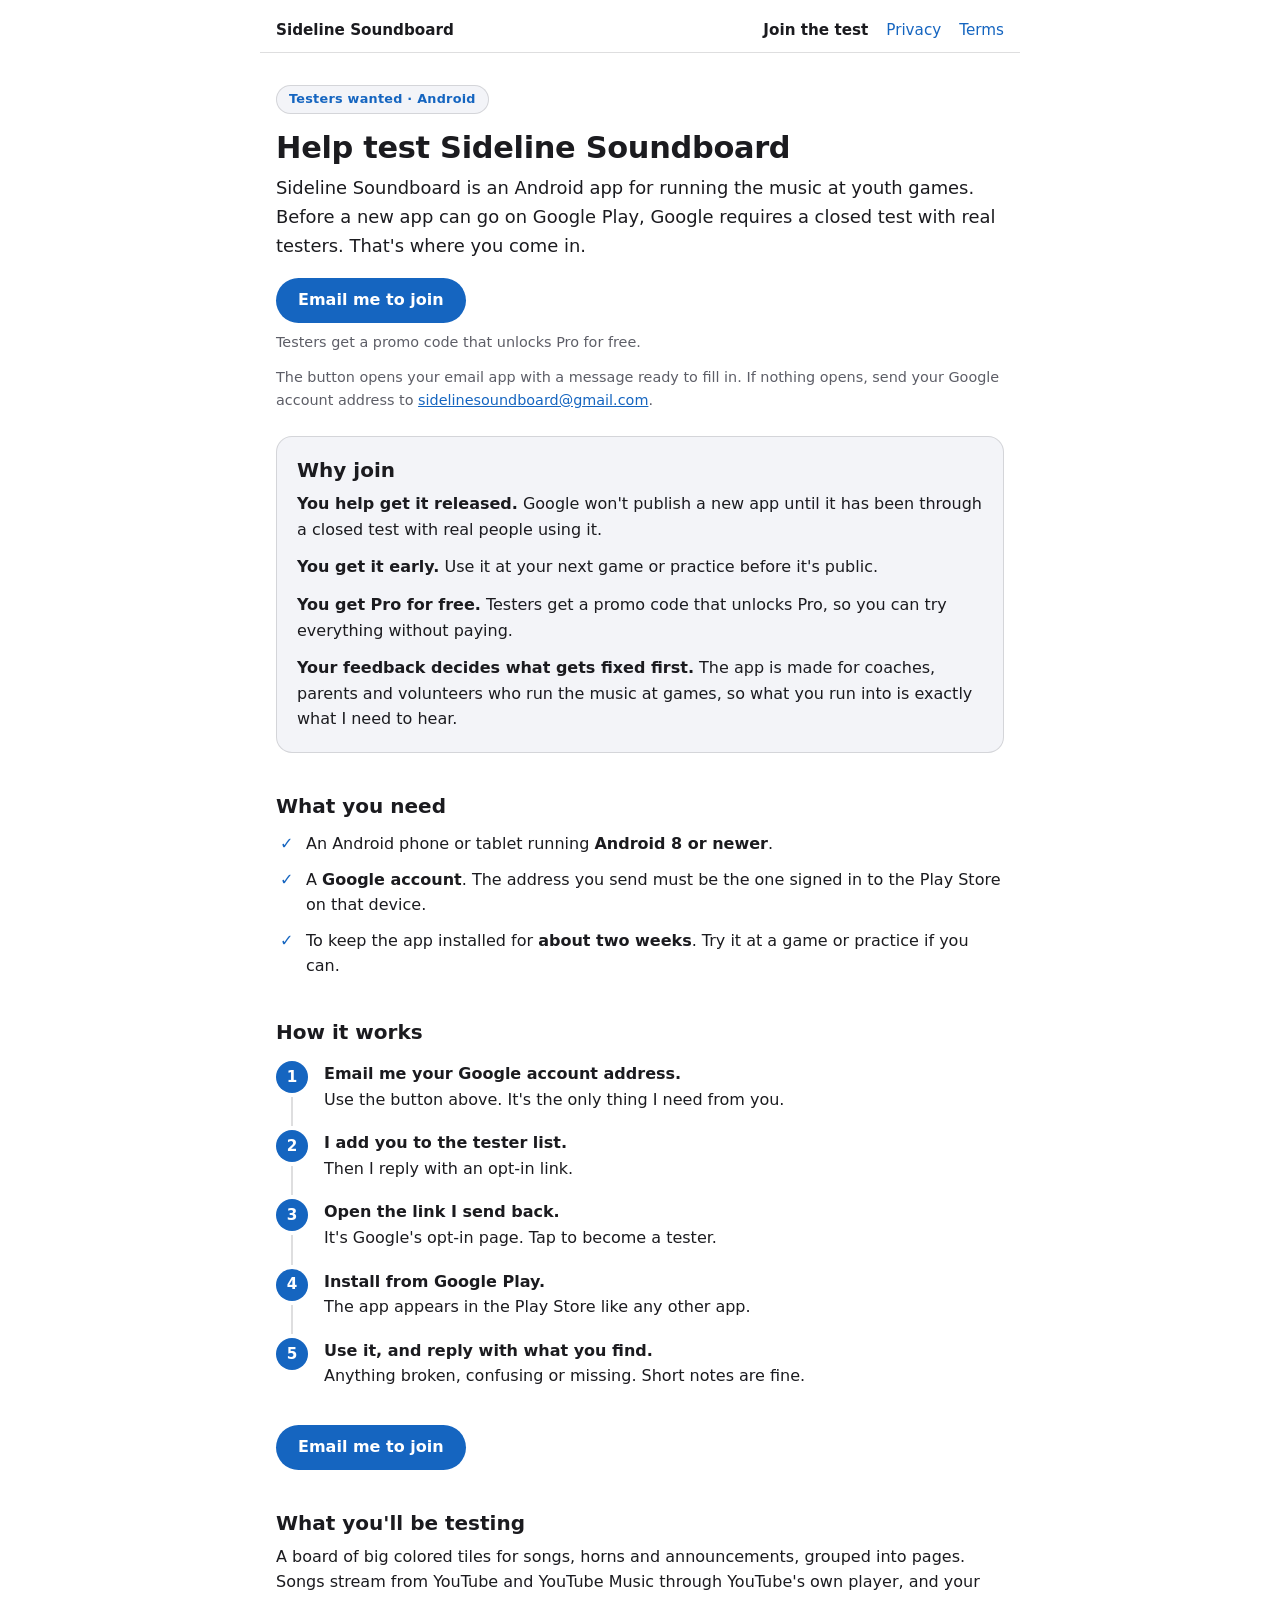
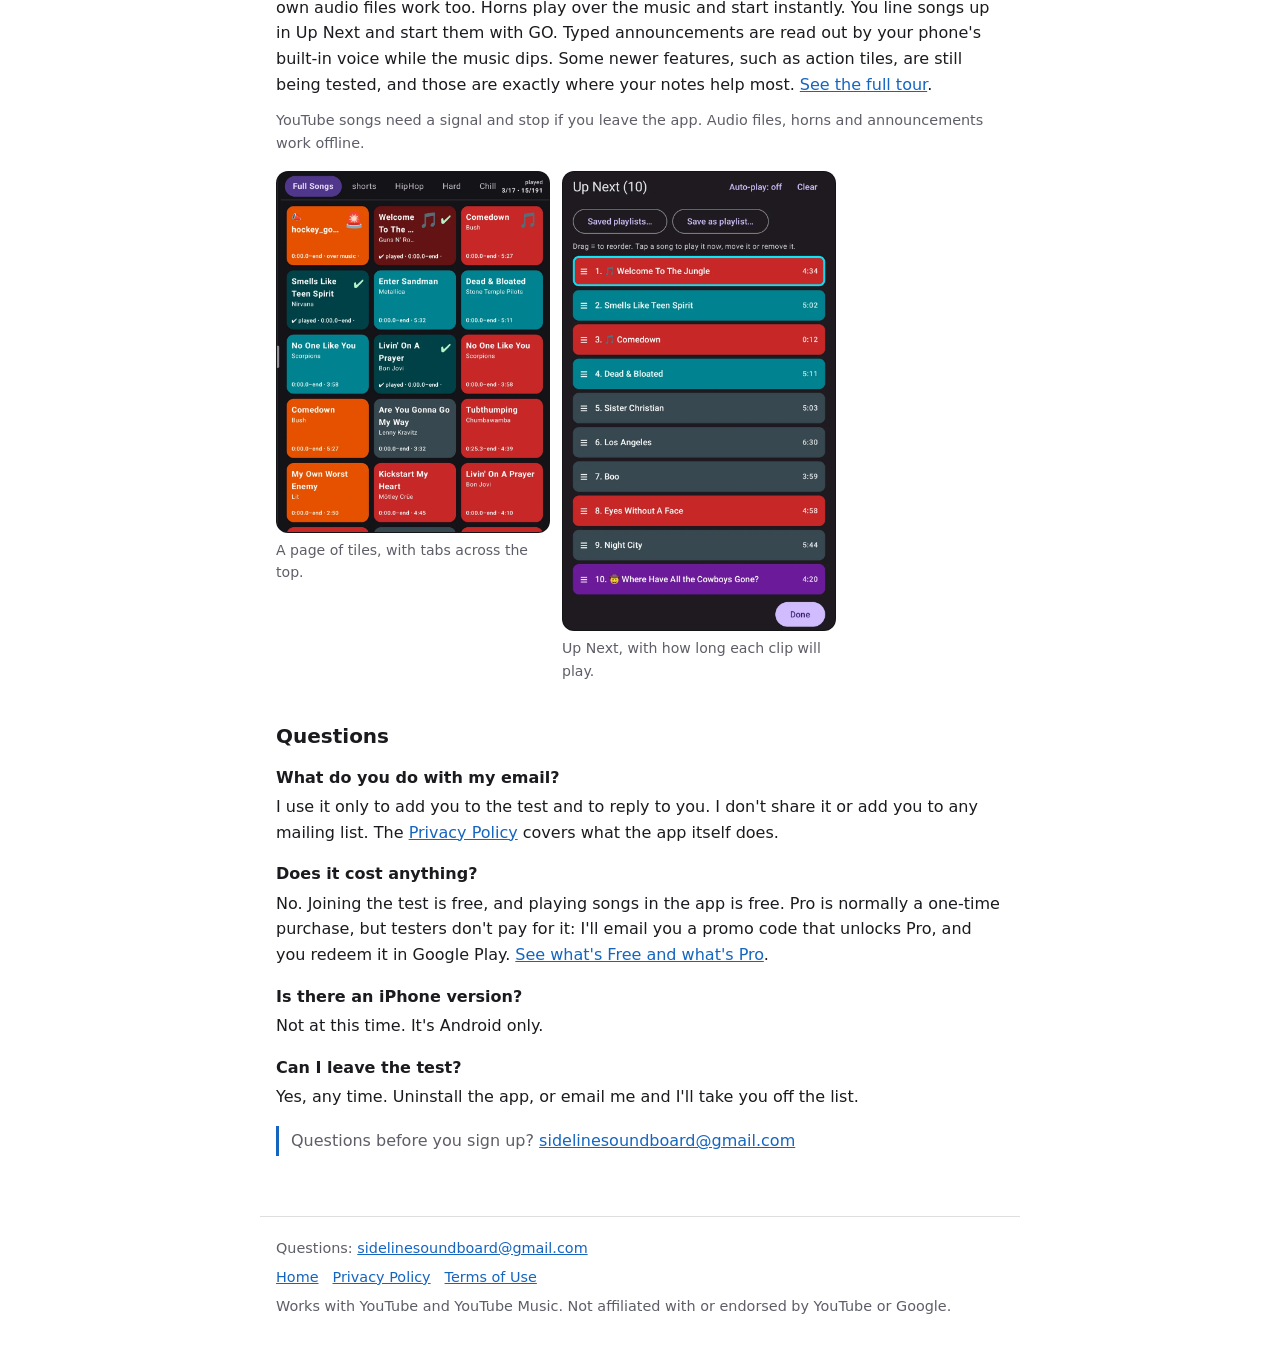
<file: testers.html>
<!doctype html>
<html lang="en">
<head>
<meta charset="utf-8">
<meta name="viewport" content="width=device-width,initial-scale=1">
<title>Help test Sideline Soundboard</title>
<meta name="description" content="Sideline Soundboard is a game-day soundboard for Android. Join the closed test on Google Play: email your Google account address, install, and tell me what you find.">
<link rel="canonical" href="https://frostcall.github.io/sideline-soundboard/testers">
<meta property="og:type" content="website">
<meta property="og:site_name" content="Sideline Soundboard">
<meta property="og:title" content="Help test Sideline Soundboard">
<meta property="og:description" content="A game-day soundboard for Android needs testers before it can go on Google Play. Get early access, a promo code that unlocks Pro for free, and a say in what gets fixed first.">
<meta property="og:url" content="https://frostcall.github.io/sideline-soundboard/testers">
<meta property="og:image" content="https://frostcall.github.io/sideline-soundboard/img/og.png">
<meta property="og:image:width" content="1200">
<meta property="og:image:height" content="630">
<meta property="og:image:alt" content="Sideline Soundboard on a folding phone: an Up Next list beside colored song tiles, with quick action buttons along the bottom">
<link rel="stylesheet" href="style.css">
</head>
<body>
<nav class="site-nav" aria-label="Site">
  <a class="brand" href="./">Sideline Soundboard</a>
  <a href="testers" aria-current="page">Join the test</a>
  <a href="privacy">Privacy</a>
  <a href="terms">Terms</a>
</nav>

<main>
<section class="hero">
  <span class="badge">Testers wanted · Android</span>
  <h1>Help test Sideline Soundboard</h1>
  <p class="lede">Sideline Soundboard is an Android app for running the music at youth games. Before a new app can go on Google Play, Google requires a closed test with real testers. That's where you come in.</p>
  <div class="actions">
    <a class="cta" href="mailto:sidelinesoundboard@gmail.com?subject=Sideline%20Soundboard%20tester&amp;body=Hi!%20Please%20add%20me%20to%20the%20Sideline%20Soundboard%20test.%0D%0A%0D%0AMy%20Google%20account%20email%20(the%20one%20signed%20in%20to%20the%20Play%20Store%20on%20my%20Android%20phone)%3A%20%0D%0A%0D%0AMy%20phone%20model%20(optional)%3A%20">Email me to join</a>
  </div>
  <p class="small">Testers get a promo code that unlocks Pro for free.</p>
  <p class="small">The button opens your email app with a message ready to fill in. If nothing opens, send your Google account address to <a href="mailto:sidelinesoundboard@gmail.com">sidelinesoundboard@gmail.com</a>.</p>
</section>

<section class="panel">
  <h2>Why join</h2>
  <p><strong>You help get it released.</strong> Google won't publish a new app until it has been through a closed test with real people using it.</p>
  <p><strong>You get it early.</strong> Use it at your next game or practice before it's public.</p>
  <p><strong>You get Pro for free.</strong> Testers get a promo code that unlocks Pro, so you can try everything without paying.</p>
  <p><strong>Your feedback decides what gets fixed first.</strong> The app is made for coaches, parents and volunteers who run the music at games, so what you run into is exactly what I need to hear.</p>
</section>

<h2>What you need</h2>
<ul class="needs">
  <li>An Android phone or tablet running <strong>Android 8 or newer</strong>.</li>
  <li>A <strong>Google account</strong>. The address you send must be the one signed in to the Play Store on that device.</li>
  <li>To keep the app installed for <strong>about two weeks</strong>. Try it at a game or practice if you can.</li>
</ul>

<h2>How it works</h2>
<ol class="steps">
  <li><strong>Email me your Google account address.</strong> Use the button above. It's the only thing I need from you.</li>
  <li><strong>I add you to the tester list.</strong> Then I reply with an opt-in link.</li>
  <li><strong>Open the link I send back.</strong> It's Google's opt-in page. Tap to become a tester.</li>
  <li><strong>Install from Google Play.</strong> The app appears in the Play Store like any other app.</li>
  <li><strong>Use it, and reply with what you find.</strong> Anything broken, confusing or missing. Short notes are fine.</li>
</ol>

<div class="actions">
  <a class="cta" href="mailto:sidelinesoundboard@gmail.com?subject=Sideline%20Soundboard%20tester&amp;body=Hi!%20Please%20add%20me%20to%20the%20Sideline%20Soundboard%20test.%0D%0A%0D%0AMy%20Google%20account%20email%20(the%20one%20signed%20in%20to%20the%20Play%20Store%20on%20my%20Android%20phone)%3A%20%0D%0A%0D%0AMy%20phone%20model%20(optional)%3A%20">Email me to join</a>
</div>

<h2>What you'll be testing</h2>
<p>A board of big colored tiles for songs, horns and announcements, grouped into pages. Songs stream from YouTube and YouTube Music through YouTube's own player, and your own audio files work too. Horns play over the music and start instantly. You line songs up in Up Next and start them with GO. Typed announcements are read out by your phone's built-in voice while the music dips. Some newer features, such as action tiles, are still being tested, and those are exactly where your notes help most. <a href="./#features">See the full tour</a>.</p>
<p class="small">YouTube songs need a signal and stop if you leave the app. Audio files, horns and announcements work offline.</p>
<div class="shots">
  <figure>
    <img class="shot" src="img/tiles.webp" width="900" height="1190" loading="lazy" decoding="async" alt="A page of colored song tiles, each showing the song title, artist and clip length, with page tabs across the top">
    <figcaption>A page of tiles, with tabs across the top.</figcaption>
  </figure>
  <figure>
    <img class="shot" src="img/up-next.webp" width="900" height="1516" loading="lazy" decoding="async" alt="The Up Next list with ten songs in order, each with its play length on the right">
    <figcaption>Up Next, with how long each clip will play.</figcaption>
  </figure>
</div>

<h2>Questions</h2>
<dl class="faq">
  <dt>What do you do with my email?</dt>
  <dd>I use it only to add you to the test and to reply to you. I don't share it or add you to any mailing list. The <a href="privacy">Privacy Policy</a> covers what the app itself does.</dd>
  <dt>Does it cost anything?</dt>
  <dd>No. Joining the test is free, and playing songs in the app is free. Pro is normally a one-time purchase, but testers don't pay for it: I'll email you a promo code that unlocks Pro, and you redeem it in Google Play. <a href="./#pro">See what's Free and what's Pro</a>.</dd>
  <dt>Is there an iPhone version?</dt>
  <dd>Not at this time. It's Android only.</dd>
  <dt>Can I leave the test?</dt>
  <dd>Yes, any time. Uninstall the app, or email me and I'll take you off the list.</dd>
</dl>

<p class="note">Questions before you sign up? <a href="mailto:sidelinesoundboard@gmail.com">sidelinesoundboard@gmail.com</a></p>
</main>

<footer class="site-footer">
  <p>Questions: <a href="mailto:sidelinesoundboard@gmail.com">sidelinesoundboard@gmail.com</a></p>
  <p><a href="./">Home</a><a href="privacy">Privacy Policy</a><a href="terms">Terms of Use</a></p>
  <p>Works with YouTube and YouTube Music. Not affiliated with or endorsed by YouTube or Google.</p>
</footer>
</body>
</html>
</file>
<file: style.css>
:root {
  --bg:#ffffff; --fg:#1b1b1f; --muted:#5d5e67; --accent:#1565c0; --on-accent:#ffffff;
  --surface:#f3f4f8; --line:rgba(27,27,31,.14); --shot-line:rgba(27,27,31,.18);
}
@media (prefers-color-scheme: dark) {
  :root {
    --bg:#121316; --fg:#e4e2e6; --muted:#a9a9b3; --accent:#90caf9; --on-accent:#0b1a2b;
    --surface:#1c1d22; --line:rgba(228,226,230,.14); --shot-line:rgba(228,226,230,.16);
  }
}
* { box-sizing:border-box; }
html { -webkit-text-size-adjust:100%; }
body { margin:0; background:var(--bg); color:var(--fg); font:16px/1.6 system-ui,-apple-system,"Segoe UI",Roboto,sans-serif; overflow-wrap:break-word; }
main, .site-nav, .site-footer { max-width:760px; margin:0 auto; padding-left:16px; padding-right:16px; }
main { padding-top:8px; padding-bottom:48px; }
a { color:var(--accent); }
h1 { font-size:1.9rem; line-height:1.2; margin:16px 0 8px; letter-spacing:-.01em; }
h2 { font-size:1.25rem; line-height:1.3; margin:40px 0 8px; }
h3 { font-size:1.05rem; line-height:1.3; margin:0 0 6px; }
p { margin:0 0 12px; }
.muted { color:var(--muted); }

/* Nav */
.site-nav { display:flex; flex-wrap:wrap; align-items:center; gap:4px 18px; padding-top:18px; padding-bottom:10px; border-bottom:1px solid var(--line); }
.site-nav a { text-decoration:none; font-size:.95rem; }
.site-nav a:hover { text-decoration:underline; }
.site-nav .brand { font-weight:700; color:var(--fg); margin-right:auto; }
.site-nav a[aria-current="page"] { color:var(--fg); font-weight:600; }
@media (max-width:480px) { .site-nav .brand { flex-basis:100%; } }

/* Buttons */
.cta { display:inline-block; background:var(--accent); color:var(--on-accent); padding:12px 22px; border-radius:999px; font-weight:600; text-decoration:none; line-height:1.3; }
.cta:hover { filter:brightness(1.08); }
.cta:focus-visible, .btn-secondary:focus-visible { outline:3px solid var(--accent); outline-offset:3px; }
.btn-secondary { display:inline-block; padding:11px 20px; border-radius:999px; border:1.5px solid var(--accent); color:var(--accent); font-weight:600; text-decoration:none; line-height:1.3; }
.actions { display:flex; flex-wrap:wrap; gap:10px 12px; align-items:center; margin:18px 0 8px; }
.small { font-size:.9rem; color:var(--muted); }

/* Hero */
.hero { padding-top:12px; }
.badge { display:inline-block; font-size:.8rem; font-weight:600; letter-spacing:.02em; color:var(--accent); background:var(--surface); border:1px solid var(--line); border-radius:999px; padding:3px 12px; margin-top:12px; }
.lede { font-size:1.12rem; }
.hero-shot { margin:24px 0 0; }

/* Screenshots */
img.shot { display:block; max-width:100%; height:auto; border-radius:12px; border:1px solid var(--shot-line); background:#131316; }
figure { margin:0; }
figcaption { color:var(--muted); font-size:.88rem; margin-top:6px; }

/* Feature blocks */
.features { margin-top:8px; }
.feature { display:grid; grid-template-columns:1fr 260px; gap:28px; align-items:center; padding:28px 0; border-top:1px solid var(--line); }
.feature:first-child { border-top:0; }
.feature:nth-child(even) { grid-template-columns:260px 1fr; }
.feature:nth-child(even) figure { order:-1; }
.feature p:last-child { margin-bottom:0; }
@media (max-width:640px) {
  .feature, .feature:nth-child(even) { grid-template-columns:1fr; gap:14px; padding:24px 0; }
  .feature figure, .feature:nth-child(even) figure { order:0; max-width:320px; }
}

/* Panels */
.panel { background:var(--surface); border:1px solid var(--line); border-radius:16px; padding:20px; margin:24px 0; }
.panel h2 { margin-top:0; }
.panel p:last-child { margin-bottom:0; }

/* Checklist */
ul.needs { list-style:none; padding:0; margin:12px 0 0; display:grid; gap:10px; }
ul.needs li { position:relative; padding-left:30px; }
ul.needs li::before { content:"✓"; position:absolute; left:4px; top:0; color:var(--accent); font-weight:700; }

/* Steps */
ol.steps { list-style:none; counter-reset:step; padding:0; margin:16px 0 0; }
ol.steps li { counter-increment:step; position:relative; padding:0 0 18px 48px; }
ol.steps li::before { content:counter(step); position:absolute; left:0; top:0; width:32px; height:32px; border-radius:50%; background:var(--accent); color:var(--on-accent); font-weight:700; display:flex; align-items:center; justify-content:center; font-size:.95rem; }
ol.steps li:not(:last-child)::after { content:""; position:absolute; left:15px; top:36px; bottom:4px; width:2px; background:var(--line); }
ol.steps strong { display:block; }

/* Screenshot pair */
.shots { display:grid; grid-template-columns:repeat(2,minmax(0,1fr)); gap:12px; align-items:start; margin-top:16px; max-width:560px; }

/* FAQ */
.faq dt { font-weight:600; margin-top:16px; }
.faq dd { margin:4px 0 0; }

.note { border-left:3px solid var(--accent); padding:2px 12px; color:var(--muted); }

/* Status and tier labels */
.pill { display:inline-block; vertical-align:middle; font-size:.72rem; font-weight:700; letter-spacing:.03em; text-transform:uppercase; line-height:1; padding:4px 8px; border-radius:999px; margin-left:6px; white-space:nowrap; }
.pill.testing { color:#7a4a00; background:#fff1d6; border:1px solid #e9c77f; }
.pill.pro { color:var(--accent); background:var(--surface); border:1px solid var(--line); }
@media (prefers-color-scheme: dark) { .pill.testing { color:#ffd48a; background:#3a2a0c; border-color:#6b4d16; } }
h2 .pill, h3 .pill { position:relative; top:-2px; }

/* Also-in-the-app list */
ul.also { padding-left:1.2em; margin:8px 0 0; }
ul.also li { margin:6px 0; }

/* Free vs Pro table */
.tiers { width:100%; border-collapse:collapse; margin-top:16px; font-size:.94rem; }
.tiers caption { text-align:left; color:var(--muted); font-size:.88rem; padding-bottom:8px; }
.tiers th, .tiers td { padding:9px 8px; border-bottom:1px solid var(--line); vertical-align:top; text-align:left; }
.tiers thead th { font-size:.85rem; text-transform:uppercase; letter-spacing:.04em; color:var(--muted); border-bottom:2px solid var(--line); }
.tiers td.t, .tiers th.t { text-align:center; width:84px; }
.tiers tbody th[colspan] { font-size:.9rem; color:var(--fg); background:var(--surface); padding-top:10px; }
.tiers tbody th[scope="row"] { font-weight:400; }
.tiers .yes { color:var(--accent); font-weight:700; }
.tiers .no { color:var(--muted); }
.tiers .pill { margin-left:4px; }
@media (max-width:480px) { .tiers { font-size:.88rem; } .tiers td.t, .tiers th.t { width:64px; padding-left:4px; padding-right:4px; } .tiers th, .tiers td { padding-left:4px; padding-right:4px; } }

/* Footer */
.site-footer { padding-top:20px; padding-bottom:40px; border-top:1px solid var(--line); font-size:.9rem; color:var(--muted); }
.site-footer p { margin:0 0 6px; }
.site-footer a { margin-right:14px; }
</file>
